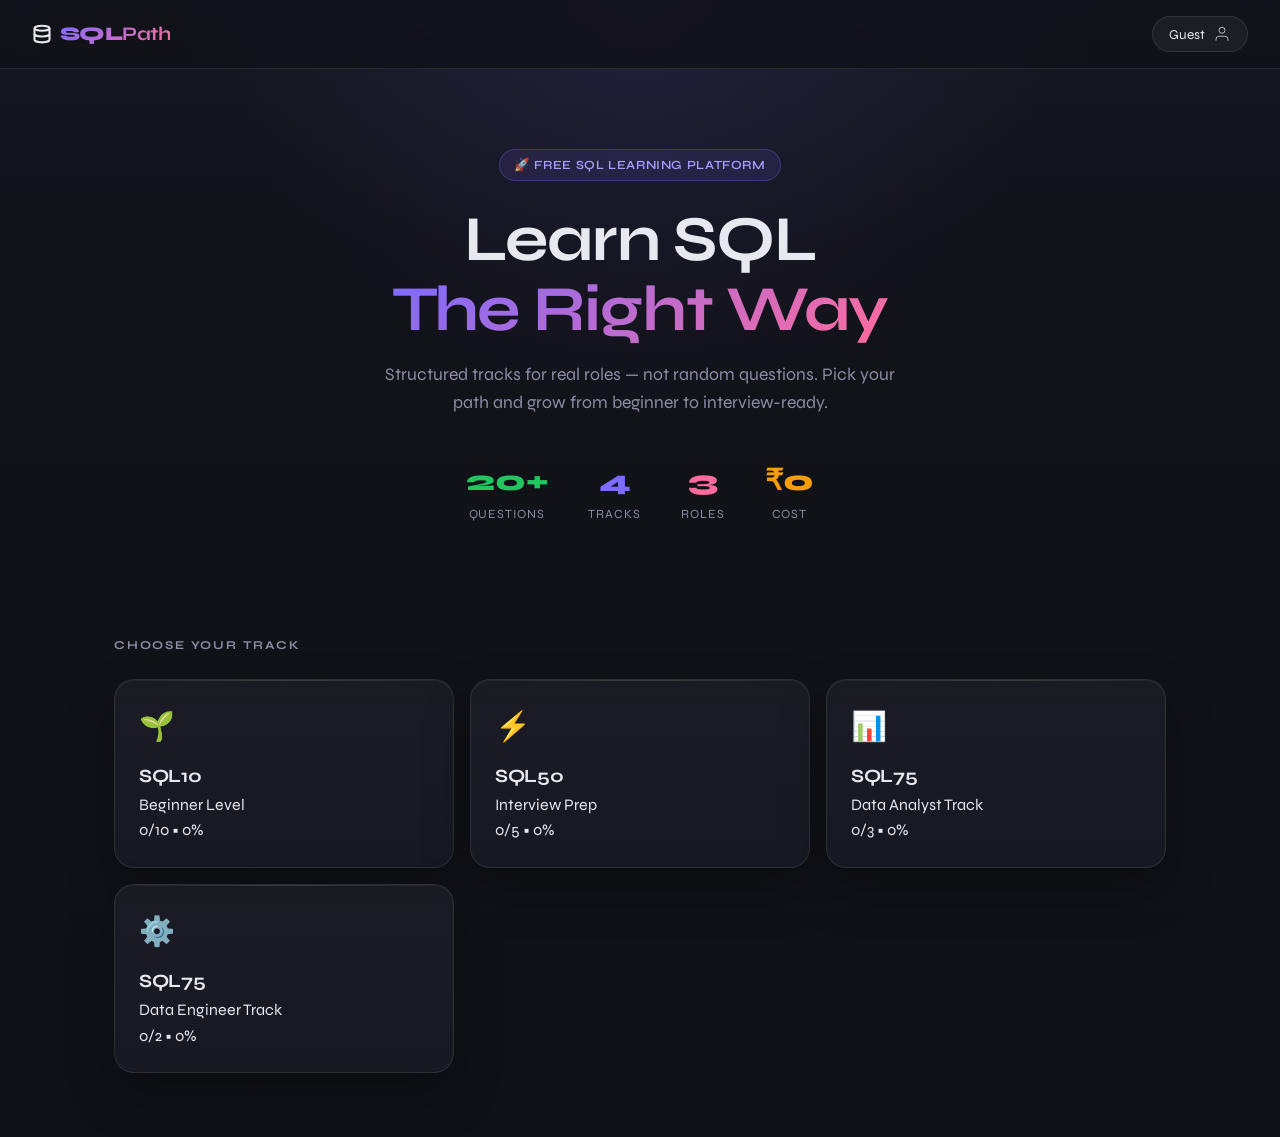
<file: index.html>
<!DOCTYPE html>
<html lang="en">
<head>
  <meta charset="UTF-8" />
  <meta name="viewport" content="width=device-width, initial-scale=1.0" />
  <title>SQLPath — Learn SQL by Track</title>
  <link rel="stylesheet" href="css/style.css" />
</head>
<body>

<!-- Navbar -->
<nav class="navbar">
  <div class="nav-logo">
    <svg width="20" height="20" viewBox="0 0 24 24" fill="none" stroke="currentColor" stroke-width="2.5">
      <ellipse cx="12" cy="5" rx="9" ry="3"/><path d="M3 5v14c0 1.66 4.03 3 9 3s9-1.34 9-3V5"/>
      <path d="M3 12c0 1.66 4.03 3 9 3s9-1.34 9-3"/>
    </svg>
    <span>SQL<b>Path</b></span>
  </div>
  <div class="nav-user">
    <button id="userMenuBtn" class="user-btn">
      <span id="userStatus">Guest</span>
      <svg width="18" height="18" viewBox="0 0 24 24" fill="none" stroke="currentColor">
        <path d="M20 21v-2a4 4 0 0 0-4-4H8a4 4 0 0 0-4 4v2"/>
        <circle cx="12" cy="7" r="4"/>
      </svg>
    </button>
    <div id="userMenu" class="user-menu">
      <div id="userInfo"></div>
      <button id="loginBtn">Login</button>
      <button id="logoutBtn" style="display:none;">Logout</button>
    </div>
  </div>
</nav>

<!-- Hero -->
<section class="hero container fade-up">
  <div class="hero-badge">🚀 Free SQL Learning Platform</div>
  <h1>Learn SQL<br/><em>The Right Way</em></h1>
  <p>Structured tracks for real roles — not random questions. Pick your path and grow from beginner to interview-ready.</p>

  <div class="stats-bar fade-up delay-1">
    <div class="stat-item">
      <div class="num" style="color: #22c55e;">20+</div>
      <div class="label">Questions</div>
    </div>
    <div class="stat-item">
      <div class="num" style="color: #7c6bff;">4</div>
      <div class="label">Tracks</div>
    </div>
    <div class="stat-item">
      <div class="num" style="color: #ff6b9d;">3</div>
      <div class="label">Roles</div>
    </div>
    <div class="stat-item">
      <div class="num" style="color: #f59e0b;">₹0</div>
      <div class="label">Cost</div>
    </div>
  </div>
</section>

<!-- Tracks -->
<section class="container fade-up delay-2">
  <div class="tracks-heading">Choose Your Track</div>
  <div class="tracks-grid" id="tracksGrid"></div>
</section>

<script type="module" src="js/app.js"></script>
<script type="module" src="js/questions.js"></script>
<script src="js/api.js" type="module"></script>
<script src="js/auth.js" type="module"></script>
  <!-- Auth Modal -->
  <div id="authModal" class="modal">
    <div class="modal-content">
      <div class="modal-header">
<button class="close-btn">&times;</button>
        <h3 id="modalTitle">Login</h3>
      </div>
      <div class="tab-buttons">
        <button id="loginTab" class="tab-btn active">Login</button>
        <button id="registerTab" class="tab-btn">Register</button>
      </div>
      <form id="authForm">
        <div id="loginFields">
          <input type="email" id="loginEmail" placeholder="Email" required>
          <input type="password" id="loginPassword" placeholder="Password" required>
          <button type="submit" class="btn btn-primary full">Login</button>
        </div>
        <div id="registerFields" style="display:none;">
          <input type="text" id="regUsername" placeholder="Username" required>
          <input type="email" id="regEmail" placeholder="Email" required>
          <input type="password" id="regPassword" placeholder="Password" required>
          <button type="submit" class="btn btn-primary full">Register</button>
        </div>
      </form>
      <div class="modal-footer">
        <p>Demo: admin@example.com / admin123</p>
      </div>
    </div>
  </div>
</body>
</html>
</file>
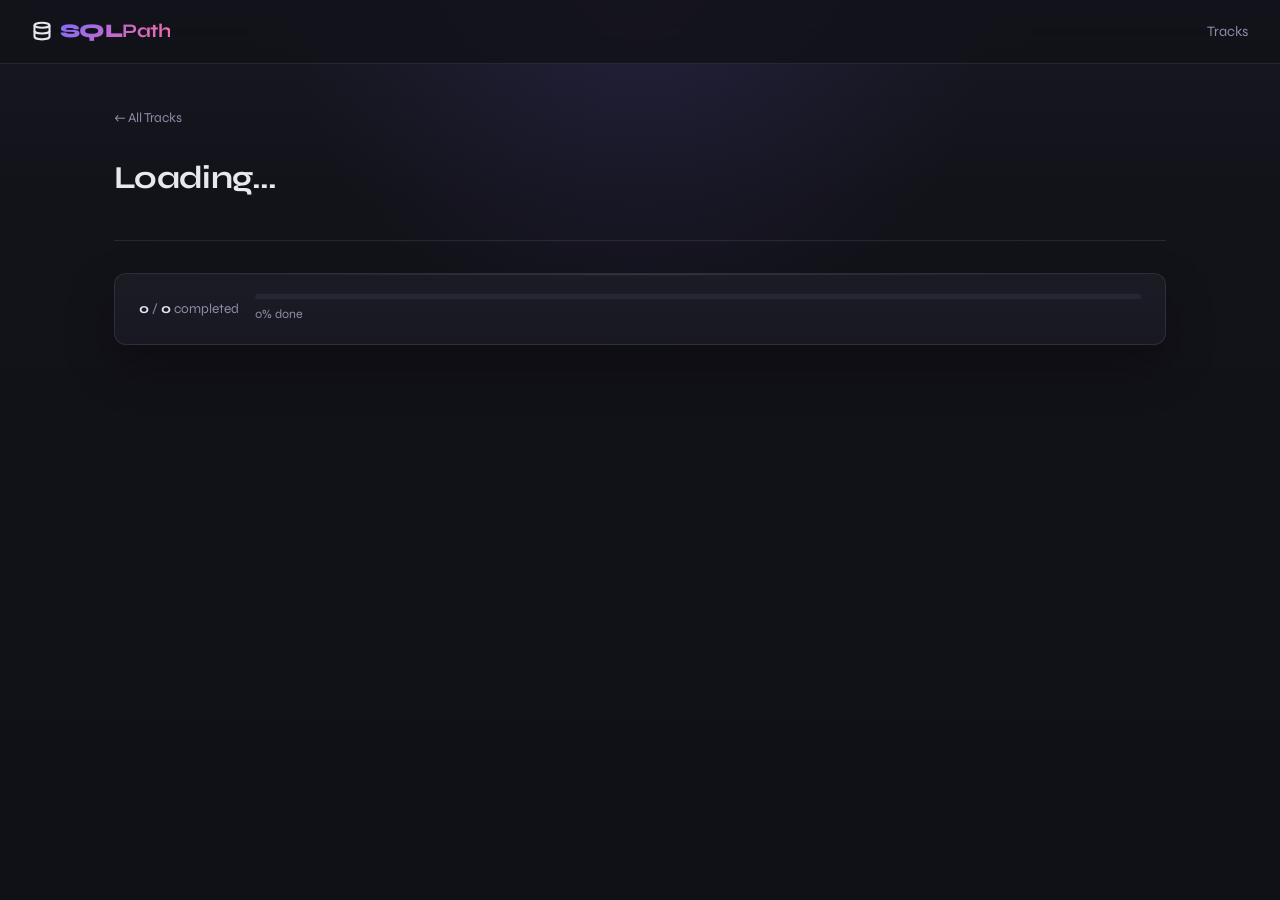
<file: track.html>
<!DOCTYPE html>
<html lang="en">
<head>
  <meta charset="UTF-8" />
  <meta name="viewport" content="width=device-width, initial-scale=1.0" />
  <title>SQLPath — Track</title>
  <link rel="stylesheet" href="css/style.css" />
</head>
<body>

<nav class="navbar">
  <div class="nav-logo">
    <svg width="20" height="20" viewBox="0 0 24 24" fill="none" stroke="currentColor" stroke-width="2.5">
      <ellipse cx="12" cy="5" rx="9" ry="3"/><path d="M3 5v14c0 1.66 4.03 3 9 3s9-1.34 9-3V5"/>
      <path d="M3 12c0 1.66 4.03 3 9 3s9-1.34 9-3"/>
    </svg>
    <span>SQL<b>Path</b></span>
  </div>
  <div class="nav-links">
    <a href="index.html">Tracks</a>
  </div>
</nav>

<div class="container">
  <div class="page-header">
    <a href="index.html" class="back-link">← All Tracks</a>
    <h2 id="pageTitle">Loading...</h2>
    <div class="sub" id="pageDesc"></div>
  </div>

  <div class="progress-summary" id="progressSummary">
    <div class="progress-text">
      <strong id="doneCount">0</strong> / <strong id="totalCount">0</strong> completed
    </div>
    <div class="prog-bar-wrap">
      <div class="prog-bar">
        <div class="prog-fill" id="progressFill" style="width:0%"></div>
      </div>
      <div class="prog-pct" id="progressPct">0% done</div>
    </div>
  </div>

  <div class="question-list" id="questionList"></div>
</div>

<script src="js/app.js"></script>
<script src="js/questions.js"></script>
<script>
  const trackId = getParam('track');
  if (!trackId || !QUESTIONS[trackId]) {
    window.location.href = 'index.html';
  }

  const trackMeta = TRACKS.find(t => t.id === trackId);
  const questions = QUESTIONS[trackId];

  document.title = `SQLPath — ${trackMeta.name} ${trackMeta.tagline}`;
  document.getElementById('pageTitle').textContent = `${trackMeta.name} · ${trackMeta.tagline}`;
  document.getElementById('pageDesc').textContent = trackMeta.desc;

  const completed = getCompletedCount(trackId);
  const total = questions.length;
  const pct = total ? Math.round((completed / total) * 100) : 0;

  document.getElementById('doneCount').textContent = completed;
  document.getElementById('totalCount').textContent = total;
  document.getElementById('progressFill').style.width = pct + '%';
  document.getElementById('progressPct').textContent = pct + '% done';

  const list = document.getElementById('questionList');

  questions.forEach((q, idx) => {
    const done = isCompleted(trackId, q.id);
    const diff = q.difficulty.toLowerCase();

    const item = document.createElement('a');
    item.className = `q-item${done ? ' done' : ''} fade-up`;
    item.style.animationDelay = `${idx * 0.04}s`;
    item.style.opacity = '0';
    item.href = `editor.html?track=${trackId}&q=${q.id}`;

    item.innerHTML = `
      <div class="q-num">${String(idx + 1).padStart(2, '0')}</div>
      <div class="q-info">
        <div class="q-title">${q.title}</div>
        <div class="q-meta">${q.category}</div>
      </div>
      <span class="q-badge badge-${diff}">${q.difficulty}</span>
      <span class="q-status">${done ? '✅' : '○'}</span>
    `;

    list.appendChild(item);
  });
</script>
</body>
</html>
</file>
<file: css/style.css>
/* ── Google Fonts ─────────────────────────────────────────────────── */
@import url('https://fonts.googleapis.com/css2?family=Syne:wght@400;600;700;800&family=JetBrains+Mono:wght@400;500&display=swap');

/* ── Variables ───────────────────────────────────────────────────── */
:root {
  --bg: #121219;
  --bg2: #1a1b24;
  --bg3: #242634;
  --border: rgba(255,255,255,0.09);
  --panel-top-glow: rgba(255,255,255,0.11);
  --panel-shadow: 0 22px 48px rgba(0,0,0,0.28);
  --text: #e8e8f0;
  --muted: #8b8da5;
  --accent: #7c6bff;
  --accent2: #ff6b9d;
  --green: #22c55e;
  --amber: #f59e0b;
  --blue: #3b82f6;
  --purple: #8b5cf6;
  --red: #ef4444;
  --radius: 12px;
  --radius-lg: 20px;
  --font: 'Syne', sans-serif;
  --mono: 'JetBrains Mono', monospace;
  --transition: 0.2s cubic-bezier(0.4,0,0.2,1);
}

/* ── Reset ───────────────────────────────────────────────────────── */
*, *::before, *::after { box-sizing: border-box; margin: 0; padding: 0; }
html { scroll-behavior: smooth; }
body {
  font-family: var(--font);
  background:
    radial-gradient(circle at top center, rgba(124,107,255,0.12), transparent 32%),
    linear-gradient(180deg, #171822 0%, var(--bg) 22%, #101117 100%);
  color: var(--text);
  min-height: 100vh;
  line-height: 1.6;
  -webkit-font-smoothing: antialiased;
}

a { color: inherit; text-decoration: none; }
button { cursor: pointer; font-family: var(--font); }
input, textarea { font-family: var(--mono); }

/* ── Scrollbar ───────────────────────────────────────────────────── */
::-webkit-scrollbar { width: 6px; height: 6px; }
::-webkit-scrollbar-track { background: var(--bg); }
::-webkit-scrollbar-thumb { background: var(--bg3); border-radius: 3px; }

/* ── Typography ──────────────────────────────────────────────────── */
h1, h2, h3, h4 { font-weight: 700; letter-spacing: -0.02em; }

/* ── Navbar ──────────────────────────────────────────────────────── */
.navbar {
  display: flex;
  align-items: center;
  justify-content: space-between;
  padding: 1rem 2rem;
  border-bottom: 1px solid var(--border);
  background: rgba(18,18,25,0.82);
  backdrop-filter: blur(16px);
  position: sticky;
  top: 0;
  z-index: 100;
}

.nav-logo {
  font-size: 1.2rem;
  font-weight: 800;
  letter-spacing: -0.03em;
  display: flex;
  align-items: center;
  gap: 0.5rem;
}

.nav-logo span {
  background: linear-gradient(135deg, var(--accent), var(--accent2));
  -webkit-background-clip: text;
  -webkit-text-fill-color: transparent;
}

.nav-links {
  display: flex;
  gap: 1.5rem;
  font-size: 0.9rem;
  color: var(--muted);
}

.nav-links a:hover { color: var(--text); }

/* ── Container ───────────────────────────────────────────────────── */
.container {
  max-width: 1100px;
  margin: 0 auto;
  padding: 0 1.5rem;
}

/* ── Hero (index.html) ───────────────────────────────────────────── */
.hero {
  padding: 5rem 0 3rem;
  text-align: center;
}

.hero-badge {
  display: inline-flex;
  align-items: center;
  gap: 0.4rem;
  background: rgba(124,107,255,0.12);
  border: 1px solid rgba(124,107,255,0.3);
  color: #a89dff;
  border-radius: 100px;
  padding: 0.3rem 0.9rem;
  font-size: 0.78rem;
  font-weight: 600;
  letter-spacing: 0.05em;
  text-transform: uppercase;
  margin-bottom: 1.5rem;
}

.hero h1 {
  font-size: clamp(2.5rem, 6vw, 4rem);
  line-height: 1.1;
  margin-bottom: 1rem;
}

.hero h1 em {
  font-style: normal;
  background: linear-gradient(135deg, var(--accent) 0%, var(--accent2) 100%);
  -webkit-background-clip: text;
  -webkit-text-fill-color: transparent;
}

.hero p {
  font-size: 1.1rem;
  color: var(--muted);
  max-width: 520px;
  margin: 0 auto 2.5rem;
  font-weight: 400;
}

/* ── Stats Bar ───────────────────────────────────────────────────── */
.stats-bar {
  display: flex;
  justify-content: center;
  gap: 2.5rem;
  margin-bottom: 4rem;
  flex-wrap: wrap;
}

.stat-item { text-align: center; }
.stat-item .num { font-size: 1.8rem; font-weight: 800; }
.stat-item .label { font-size: 0.78rem; color: var(--muted); text-transform: uppercase; letter-spacing: 0.08em; }

/* ── Track Cards ─────────────────────────────────────────────────── */
.tracks-heading {
  font-size: 0.75rem;
  font-weight: 700;
  letter-spacing: 0.15em;
  text-transform: uppercase;
  color: var(--muted);
  margin-bottom: 1.5rem;
}

.tracks-grid {
  display: grid;
  grid-template-columns: repeat(auto-fill, minmax(260px, 1fr));
  gap: 1rem;
  margin-bottom: 4rem;
}

.track-card {
  background: linear-gradient(180deg, rgba(255,255,255,0.045) 0%, var(--bg2) 14%, #171822 100%);
  border: 1px solid var(--border);
  border-radius: var(--radius-lg);
  padding: 1.5rem;
  cursor: pointer;
  transition: transform var(--transition), border-color var(--transition), box-shadow var(--transition);
  position: relative;
  overflow: hidden;
  box-shadow: var(--panel-shadow);
}

.track-card::before {
  content: '';
  position: absolute;
  top: 0; left: 1px; right: 1px;
  height: 1px;
  background: linear-gradient(90deg, transparent, var(--panel-top-glow), transparent);
  opacity: 0.95;
}

.track-card::after {
  content: '';
  position: absolute;
  inset: 0;
  border-radius: inherit;
  box-shadow: inset 0 1px 0 rgba(255,255,255,0.04);
  pointer-events: none;
}

.track-card:hover { transform: translateY(-3px); border-color: rgba(255,255,255,0.16); box-shadow: 0 26px 54px rgba(0,0,0,0.34); }

.track-icon { font-size: 1.8rem; margin-bottom: 0.75rem; }
.track-name { font-size: 1.3rem; font-weight: 800; margin-bottom: 0.1rem; }
.track-tagline { font-size: 0.75rem; color: var(--card-color, var(--accent)); font-weight: 600; text-transform: uppercase; letter-spacing: 0.08em; margin-bottom: 0.6rem; }
.track-desc { font-size: 0.85rem; color: var(--muted); line-height: 1.5; margin-bottom: 1rem; }

.track-meta {
  display: flex;
  align-items: center;
  justify-content: space-between;
  font-size: 0.78rem;
}

.track-count { color: var(--muted); }
.track-progress-bar {
  width: 100%;
  height: 3px;
  background: var(--bg3);
  border-radius: 2px;
  margin: 0.75rem 0 0.3rem;
  overflow: hidden;
}
.track-progress-fill {
  height: 100%;
  background: var(--card-color, var(--accent));
  border-radius: 2px;
  transition: width 0.5s ease;
}
.track-progress-label { font-size: 0.72rem; color: var(--muted); }
.track-arrow { color: var(--muted); font-size: 1.1rem; transition: transform var(--transition); }
.track-card:hover .track-arrow { transform: translateX(4px); color: var(--text); }

/* ── Page Header ─────────────────────────────────────────────────── */
.page-header {
  padding: 2.5rem 0 2rem;
  border-bottom: 1px solid var(--border);
  margin-bottom: 2rem;
}

.back-link {
  display: inline-flex;
  align-items: center;
  gap: 0.4rem;
  color: var(--muted);
  font-size: 0.85rem;
  margin-bottom: 1.5rem;
  transition: color var(--transition);
}
.back-link:hover { color: var(--text); }

.page-header h2 { font-size: 2rem; margin-bottom: 0.3rem; }
.page-header .sub { color: var(--muted); font-size: 0.9rem; }

/* ── Progress Summary ────────────────────────────────────────────── */
.progress-summary {
  background: linear-gradient(180deg, rgba(255,255,255,0.04) 0%, var(--bg2) 18%, #171822 100%);
  border: 1px solid var(--border);
  border-radius: var(--radius);
  padding: 1.25rem 1.5rem;
  margin-bottom: 1.5rem;
  display: flex;
  align-items: center;
  justify-content: space-between;
  gap: 1rem;
  flex-wrap: wrap;
  position: relative;
  overflow: hidden;
  box-shadow: var(--panel-shadow);
}

.progress-summary::before {
  content: '';
  position: absolute;
  top: 0; left: 1px; right: 1px;
  height: 1px;
  background: linear-gradient(90deg, transparent, var(--panel-top-glow), transparent);
}

.progress-text { font-size: 0.85rem; color: var(--muted); }
.progress-text strong { color: var(--text); }

.prog-bar-wrap { flex: 1; min-width: 120px; }
.prog-bar {
  width: 100%;
  height: 5px;
  background: var(--bg3);
  border-radius: 3px;
  overflow: hidden;
}
.prog-fill {
  height: 100%;
  border-radius: 3px;
  background: linear-gradient(90deg, var(--accent), var(--accent2));
  transition: width 0.5s ease;
}
.prog-pct { font-size: 0.78rem; color: var(--muted); margin-top: 0.3rem; }

/* ── Question List ───────────────────────────────────────────────── */
.question-list { display: flex; flex-direction: column; gap: 0.5rem; }

.q-item {
  background: linear-gradient(180deg, rgba(255,255,255,0.04) 0%, var(--bg2) 18%, #181923 100%);
  border: 1px solid var(--border);
  border-radius: var(--radius);
  padding: 1rem 1.25rem;
  display: flex;
  align-items: center;
  gap: 1rem;
  cursor: pointer;
  transition: background var(--transition), border-color var(--transition);
  text-decoration: none;
  color: inherit;
  position: relative;
  overflow: hidden;
  box-shadow: 0 14px 30px rgba(0,0,0,0.18);
}

.q-item::before {
  content: '';
  position: absolute;
  top: 0; left: 1px; right: 1px;
  height: 1px;
  background: linear-gradient(90deg, transparent, var(--panel-top-glow), transparent);
}

.q-item:hover { background: linear-gradient(180deg, rgba(255,255,255,0.05) 0%, var(--bg3) 22%, #1a1b27 100%); border-color: rgba(255,255,255,0.14); }
.q-item.done { border-color: rgba(34,197,94,0.2); }
.q-item.done:hover { border-color: rgba(34,197,94,0.35); }

.q-num {
  width: 36px; height: 36px;
  border-radius: 8px;
  background: var(--bg3);
  display: flex; align-items: center; justify-content: center;
  font-size: 0.8rem; font-weight: 700; color: var(--muted);
  flex-shrink: 0;
  font-family: var(--mono);
}

.q-item.done .q-num { background: rgba(34,197,94,0.15); color: var(--green); }

.q-info { flex: 1; }
.q-title { font-size: 0.95rem; font-weight: 600; }
.q-meta { font-size: 0.75rem; color: var(--muted); margin-top: 0.1rem; }

.q-badge {
  padding: 0.2rem 0.6rem;
  border-radius: 100px;
  font-size: 0.7rem;
  font-weight: 700;
  flex-shrink: 0;
}
.badge-easy { background: rgba(34,197,94,0.15); color: var(--green); }
.badge-medium { background: rgba(245,158,11,0.15); color: var(--amber); }
.badge-hard { background: rgba(239,68,68,0.15); color: var(--red); }

.q-status { font-size: 1rem; flex-shrink: 0; }

/* ── Editor Layout ───────────────────────────────────────────────── */
.editor-layout {
  --problem-panel-width: 420px;
  --editor-panel-height: 320px;
  display: grid;
  grid-template-columns: minmax(280px, var(--problem-panel-width)) 12px minmax(0, 1fr);
  gap: 0;
  height: calc(100vh - 130px);
  max-height: calc(100vh - 130px);
  padding: clamp(0.75rem, 1.8vw, 1.25rem);
  max-width: 1460px;
  margin: 0 auto;
  align-items: stretch;
}

.panel {
  background: linear-gradient(180deg, rgba(255,255,255,0.05) 0%, var(--bg2) 14%, #171822 100%);
  border: 1px solid var(--border);
  border-radius: var(--radius-lg);
  overflow: hidden;
  display: flex;
  flex-direction: column;
  position: relative;
  box-shadow: var(--panel-shadow);
  min-height: 0;
}

.problem-panel {
  min-width: 0;
  min-height: 0;
  height: 100%;
}

.workspace-stack {
  display: grid;
  grid-template-rows: minmax(220px, var(--editor-panel-height)) 12px minmax(220px, 1fr);
  min-height: 0;
  height: 100%;
  padding-left: clamp(0.75rem, 1.8vw, 1.25rem);
  position: relative;
}

.editor-panel,
.output-panel {
  min-height: 0;
}

.resize-handle {
  position: relative;
  z-index: 4;
  display: flex;
  align-items: center;
  justify-content: center;
  user-select: none;
  touch-action: none;
}

.resize-handle::before {
  content: '';
  border-radius: 999px;
  background: rgba(255,255,255,0.16);
  transition: background var(--transition), box-shadow var(--transition), transform var(--transition);
}

.resize-handle:hover::before,
.resize-handle.is-active::before {
  background: var(--accent);
  box-shadow: 0 0 0 4px rgba(124,107,255,0.14);
}

.resize-handle-vertical {
  cursor: col-resize;
}

.resize-handle-vertical::before {
  width: 4px;
  height: 140px;
}

.resize-handle-horizontal {
  cursor: row-resize;
  margin-left: clamp(0.75rem, 1.8vw, 1.25rem);
}

.resize-handle-horizontal::before {
  width: 140px;
  height: 4px;
}

.resize-corner {
  position: absolute;
  right: 0.75rem;
  bottom: 0.75rem;
  width: 18px;
  height: 18px;
  z-index: 5;
  cursor: nwse-resize;
  border-radius: 6px;
  background:
    linear-gradient(135deg, transparent 0 42%, rgba(255,255,255,0.2) 42% 52%, transparent 52% 64%, rgba(255,255,255,0.2) 64% 74%, transparent 74% 100%);
  opacity: 0.8;
  transition: opacity var(--transition), transform var(--transition), box-shadow var(--transition);
}

.resize-corner:hover,
.resize-corner.is-active {
  opacity: 1;
  transform: scale(1.05);
  box-shadow: 0 0 0 4px rgba(124,107,255,0.12);
}

body.is-resizing {
  user-select: none;
  cursor: grabbing;
}

.panel::before {
  content: '';
  position: absolute;
  top: 0; left: 1px; right: 1px;
  height: 1px;
  background: linear-gradient(90deg, transparent, var(--panel-top-glow), transparent);
  z-index: 1;
}

.panel::after {
  content: '';
  position: absolute;
  inset: 0;
  border-radius: inherit;
  box-shadow: inset 0 1px 0 rgba(255,255,255,0.03);
  pointer-events: none;
}

.panel-header {
  padding: clamp(0.8rem, 1.6vw, 1rem) clamp(0.9rem, 1.8vw, 1.15rem);
  border-bottom: 1px solid rgba(255,255,255,0.08);
  display: flex;
  align-items: center;
  justify-content: space-between;
  flex-shrink: 0;
  gap: 0.6rem;
  flex-wrap: wrap;
}

.panel-title {
  font-size: 0.75rem;
  font-weight: 700;
  letter-spacing: 0.1em;
  text-transform: uppercase;
  color: var(--muted);
}

.panel-body {
  padding: clamp(0.85rem, 1.8vw, 1.15rem);
  overflow-y: auto;
  overflow-x: hidden;
  flex: 1;
  min-height: 0;
  max-height: 100%;
  overscroll-behavior: contain;
}

/* ── Question Panel ──────────────────────────────────────────────── */
.problem-section {
  padding: 0 0 1rem;
  margin-bottom: 1rem;
  border-bottom: 1px solid var(--border);
}
.problem-section:last-child {
  margin-bottom: 0;
  padding-bottom: 0;
  border-bottom: none;
}
.section-label {
  font-size: 0.74rem;
  font-weight: 700;
  letter-spacing: 0.12em;
  text-transform: uppercase;
  color: var(--muted);
  margin-bottom: 0.7rem;
}
.q-difficulty {
  margin-bottom: 0.75rem;
  display: flex;
  align-items: center;
  gap: 0.55rem;
  flex-wrap: wrap;
}
.question-category {
  padding: 0.2rem 0.55rem;
  border-radius: 999px;
  background: var(--bg3);
  border: 1px solid var(--border);
  color: var(--muted);
  font-size: 0.72rem;
  font-weight: 700;
  letter-spacing: 0.04em;
}
.q-problem-title { font-size: clamp(1.08rem, 2vw, 1.3rem); font-weight: 800; margin-bottom: 0.6rem; }
.q-statement { color: #c0c0d0; font-size: 0.9rem; line-height: 1.7; margin-bottom: 0; }

.table-block + .table-block {
  margin-top: 0.8rem;
}

.table-name {
  color: var(--text);
  font-size: 0.86rem;
  font-weight: 700;
  margin-bottom: 0.5rem;
}

.table-note {
  color: var(--muted);
  font-size: 0.8rem;
  margin-top: 0.55rem;
}

.sample-output {
  background: linear-gradient(180deg, rgba(255,255,255,0.03) 0%, #151723 100%);
  border: 1px solid var(--border);
  border-radius: var(--radius);
  padding: 0.7rem;
  overflow-x: auto;
}

.sample-placeholder {
  color: var(--muted);
  font-size: 0.82rem;
}

/* Nav buttons */
.q-nav {
  display: flex; gap: 0.5rem; padding: 0.85rem 1rem;
  border-top: 1px solid var(--border); flex-shrink: 0;
  flex-wrap: wrap;
}

/* ── Code Panel ──────────────────────────────────────────────────── */
.editor-wrap {
  flex: 1;
  display: flex;
  flex-direction: column;
  min-height: 0;
  overflow: hidden;
}

#sqlInput {
  width: 100%;
  flex: 1;
  background: transparent;
  border: none;
  outline: none;
  resize: none;
  color: #c9d1d9;
  font-family: var(--mono);
  font-size: 0.88rem;
  line-height: 1.7;
  padding: 1rem 1.05rem;
  min-height: 0;
  height: 100%;
  max-height: 100%;
  overflow-y: auto;
  overflow-x: auto;
  white-space: pre;
  tab-size: 2;
}

.editor-actions {
  padding: 0.75rem 1rem;
  border-top: 1px solid var(--border);
  display: flex;
  gap: 0.5rem;
  flex-shrink: 0;
  flex-wrap: wrap;
}

/* ── Output Panel ────────────────────────────────────────────────── */
.output-section {
  flex: 1;
  overflow-y: auto;
  overflow-x: auto;
  padding: 0.85rem 1rem;
  min-height: 0;
}

.result-table {
  width: 100%;
  border-collapse: collapse;
  font-family: var(--mono);
  font-size: 0.8rem;
}
.result-table th {
  text-align: left;
  padding: 0.5rem 0.75rem;
  color: var(--muted);
  font-weight: 600;
  border-bottom: 1px solid var(--border);
  white-space: nowrap;
  font-size: 0.72rem;
  text-transform: uppercase;
  letter-spacing: 0.06em;
}
.result-table td {
  padding: 0.45rem 0.75rem;
  border-bottom: 1px solid rgba(255,255,255,0.03);
  color: #c9d1d9;
}
.result-table tr:hover td { background: rgba(255,255,255,0.03); }

.output-placeholder {
  text-align: center;
  color: var(--muted);
  font-size: 0.85rem;
  padding: 1.6rem 1rem;
}
.output-placeholder .icon { font-size: 2rem; margin-bottom: 0.75rem; }

.result-status {
  padding: 0.75rem 1rem;
  border-radius: var(--radius);
  font-size: 0.85rem;
  font-weight: 600;
  margin-bottom: 0.75rem;
  display: flex;
  align-items: center;
  gap: 0.5rem;
}
.status-success { background: rgba(34,197,94,0.1); color: var(--green); border: 1px solid rgba(34,197,94,0.2); }
.status-error { background: rgba(239,68,68,0.1); color: var(--red); border: 1px solid rgba(239,68,68,0.2); }
.status-info { background: rgba(59,130,246,0.1); color: var(--blue); border: 1px solid rgba(59,130,246,0.2); }

/* ── Buttons ─────────────────────────────────────────────────────── */
.btn {
  display: inline-flex; align-items: center; gap: 0.4rem;
  padding: 0.55rem 1.1rem;
  border-radius: 8px;
  font-size: 0.85rem;
  font-weight: 700;
  border: none;
  transition: all var(--transition);
}

.btn-primary {
  background: var(--accent);
  color: white;
}
.btn-primary:hover { background: #6b5ce7; transform: translateY(-1px); }

.btn-success {
  background: rgba(34,197,94,0.15);
  color: var(--green);
  border: 1px solid rgba(34,197,94,0.3);
}
.btn-success:hover { background: rgba(34,197,94,0.25); }

.btn-ghost {
  background: rgba(255,255,255,0.03);
  color: var(--muted);
  border: 1px solid var(--border);
}
.btn-ghost:hover { color: var(--text); border-color: rgba(255,255,255,0.16); background: rgba(255,255,255,0.05); }

.btn-outline {
  background: transparent;
  color: var(--muted);
  border: 1px solid var(--border);
}
.btn-outline:hover { color: var(--text); border-color: rgba(255,255,255,0.2); }

.btn:disabled { opacity: 0.4; cursor: not-allowed; transform: none; }

/* ── Celebration overlay ──────────────────────────────────────────── */
.celebration {
  position: fixed; inset: 0;
  background: rgba(0,0,0,0.6);
  backdrop-filter: blur(6px);
  display: flex; align-items: center; justify-content: center;
  z-index: 999;
  opacity: 0; pointer-events: none;
  transition: opacity 0.3s ease;
}
.celebration.show { opacity: 1; pointer-events: all; }

.celeb-card {
  background: var(--bg2);
  border: 1px solid rgba(34,197,94,0.3);
  border-radius: var(--radius-lg);
  padding: 2.5rem;
  text-align: center;
  max-width: 360px;
  transform: scale(0.9);
  transition: transform 0.3s ease;
}
.celebration.show .celeb-card { transform: scale(1); }
.celeb-icon { font-size: 3rem; margin-bottom: 1rem; }
.celeb-title { font-size: 1.5rem; font-weight: 800; color: var(--green); margin-bottom: 0.5rem; }
.celeb-msg { color: var(--muted); font-size: 0.9rem; margin-bottom: 1.5rem; }
.celeb-actions { display: flex; gap: 0.75rem; justify-content: center; }

/* ── Animations ──────────────────────────────────────────────────── */
@keyframes fadeUp {
  from { opacity: 0; transform: translateY(20px); }
  to { opacity: 1; transform: translateY(0); }
}

.fade-up { animation: fadeUp 0.5s ease forwards; }
.delay-1 { animation-delay: 0.1s; opacity: 0; }
.delay-2 { animation-delay: 0.2s; opacity: 0; }
.delay-3 { animation-delay: 0.3s; opacity: 0; }

/* ── Responsive ──────────────────────────────────────────────────── */
@media (max-width: 900px) {
  .editor-layout {
    grid-template-columns: 1fr;
    gap: 1rem;
    height: auto;
    max-height: none;
    padding: 0.9rem;
  }
  .workspace-stack {
    grid-template-rows: minmax(280px, auto) minmax(260px, auto);
    gap: 1rem;
    padding-left: 0;
  }
  .resize-handle {
    display: none;
  }
  .resize-corner {
    display: none;
  }
  .panel { max-height: 60vh; }
}
@media (max-width: 700px) {
  .panel-header,
  .panel-body,
  .editor-actions,
  .output-section,
  .q-nav {
    padding-left: 0.85rem;
    padding-right: 0.85rem;
  }

  .editor-actions .btn,
  .q-nav .btn {
    flex: 1 1 140px;
    justify-content: center;
  }

  #sqlInput {
    padding: 0.9rem;
  }
}
/* User Menu & Modal Styles */
.nav-user { position: relative; }
.user-btn {
  display: flex; align-items: center; gap: 0.5rem;
  background: rgba(255,255,255,0.05); border: 1px solid var(--border);
  color: var(--text); padding: 0.5rem 1rem; border-radius: 25px;
  font-size: 0.85rem; cursor: pointer; transition: all var(--transition);
}
.user-btn:hover { background: rgba(255,255,255,0.08); border-color: rgba(255,255,255,0.2); }
.user-menu {
  position: absolute; right: 0; top: 100%; margin-top: 0.5rem;
  background: var(--bg2); border: 1px solid var(--border); border-radius: var(--radius-lg);
  min-width: 180px; box-shadow: var(--panel-shadow); opacity: 0; visibility: hidden;
  transform: translateY(-10px); transition: all var(--transition);
  z-index: 1000;
}
.nav-user:hover .user-menu {
  opacity: 1; visibility: visible; transform: translateY(0);
}
.user-menu button { width: 100%; text-align: left; padding: 0.75rem 1rem; border: none; background: none; }

.modal {
  position: fixed; inset: 0; background: rgba(0,0,0,0.7); backdrop-filter: blur(8px);
  display: flex; align-items: center; justify-content: center; z-index: 9999;
  opacity: 0; visibility: hidden; transition: all 0.3s ease;
}
.modal.show { opacity: 1; visibility: visible; }
.modal-content {
  background: var(--bg2); border: 1px solid var(--border); border-radius: var(--radius-lg);
  width: 90vw; max-width: 420px; max-height: 90vh; overflow-y: auto;
  transform: scale(0.9); transition: transform 0.3s ease;
}
.modal.show .modal-content { transform: scale(1); }
.modal-header {
  display: flex; justify-content: space-between; align-items: center;
  padding: 1.25rem 1.5rem 1rem; border-bottom: 1px solid var(--border);
}
.close-btn { background: none; border: none; font-size: 1.5rem; color: var(--muted); cursor: pointer; }
.tab-buttons {
  display: flex; border-bottom: 1px solid var(--border);
}
.tab-btn {
  flex: 1; padding: 0.75rem 1rem; background: none; border: none;
  color: var(--muted); font-weight: 600; cursor: pointer; transition: color var(--transition);
  border-bottom: 2px solid transparent;
}
.tab-btn.active { color: var(--text); border-bottom-color: var(--accent); }
#authForm { padding: 1.5rem; }
#authForm input {
  width: 100%; padding: 0.9rem 1rem; margin-bottom: 1rem; border: 1px solid var(--border);
  border-radius: var(--radius); background: var(--bg3); color: var(--text);
  font-size: 0.9rem; font-family: var(--mono);
}
#authForm input:focus { outline: none; border-color: var(--accent); box-shadow: 0 0 0 3px rgba(124,107,255,0.1); }
.btn.full { width: 100%; margin-bottom: 0.5rem; }
.modal-footer { padding: 1rem 1.5rem 1.5rem; text-align: center; color: var(--muted); font-size: 0.85rem; }

@media (max-width: 600px) {
  .navbar { padding: 1rem; }
  .nav-links { display: none; }
  .hero { padding: 3rem 0 2rem; }
  .stats-bar { gap: 1.5rem; }
}
</file>
